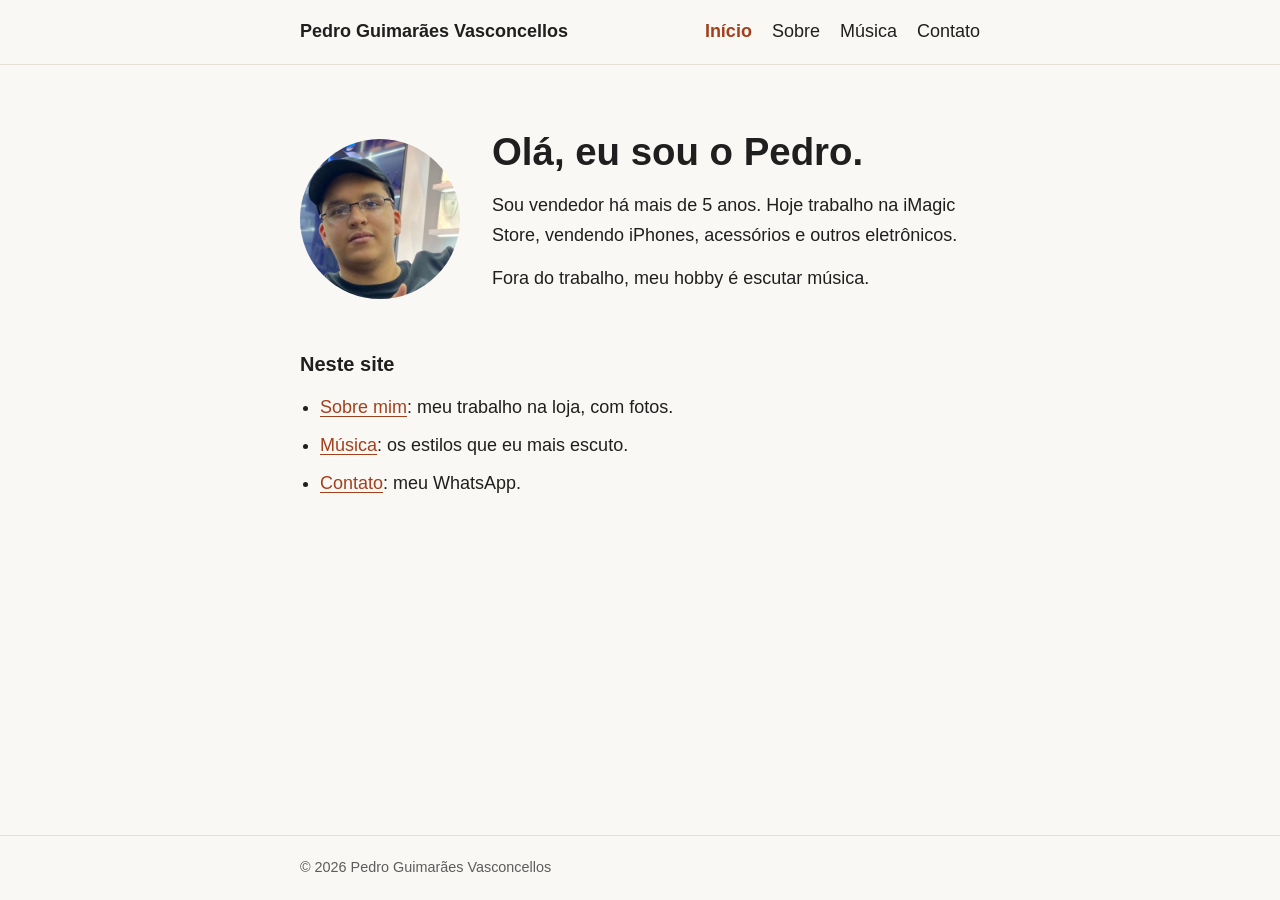
<file: index.html>
<!DOCTYPE html>
<html lang="pt-BR">
<head>
  <meta charset="UTF-8">
  <meta name="viewport" content="width=device-width, initial-scale=1.0">
  <meta name="description" content="Site pessoal de Pedro Guimarães Vasconcellos, vendedor de eletrônicos e tecnologia.">
  <title>Pedro Guimarães Vasconcellos</title>
  <link rel="icon" href="img/favicon.svg" type="image/svg+xml">
  <link rel="stylesheet" href="css/style.css">
  <link rel="stylesheet" href="css/responsive.css">
</head>
<body data-pagina="inicio">

  <header class="topo">
    <div class="container topo__conteudo">
      <a href="index.html" class="topo__nome">Pedro Guimarães Vasconcellos</a>
      <button class="menu-botao" id="menu-botao" type="button" aria-expanded="false" aria-controls="menu">Menu</button>
      <nav class="menu" id="menu" aria-label="Menu principal">
        <a href="index.html" data-link="inicio">Início</a>
        <a href="pages/sobre.html" data-link="sobre">Sobre</a>
        <a href="pages/musica.html" data-link="musica">Música</a>
        <a href="pages/contato.html" data-link="contato">Contato</a>
      </nav>
    </div>
  </header>

  <main class="container conteudo">
    <section class="intro">
      <img class="intro__foto" src="img/foto.jpg" alt="Foto de Pedro Guimarães Vasconcellos, de boné e óculos, na loja" width="160" height="160">
      <div>
        <h1>Olá, eu sou o Pedro.</h1>
        <p>Sou vendedor há mais de 5 anos. Hoje trabalho na iMagic Store, vendendo iPhones, acessórios e outros eletrônicos.</p>
        <p>Fora do trabalho, meu hobby é escutar música.</p>
      </div>
    </section>

    <section>
      <h2>Neste site</h2>
      <ul class="lista">
        <li><a href="pages/sobre.html">Sobre mim</a>: meu trabalho na loja, com fotos.</li>
        <li><a href="pages/musica.html">Música</a>: os estilos que eu mais escuto.</li>
        <li><a href="pages/contato.html">Contato</a>: meu WhatsApp.</li>
      </ul>
    </section>
  </main>

  <footer class="rodape">
    <div class="container">
      <p>&copy; <span id="ano">2026</span> Pedro Guimarães Vasconcellos</p>
    </div>
  </footer>

  <script src="js/main.js"></script>
</body>
</html>
</file>
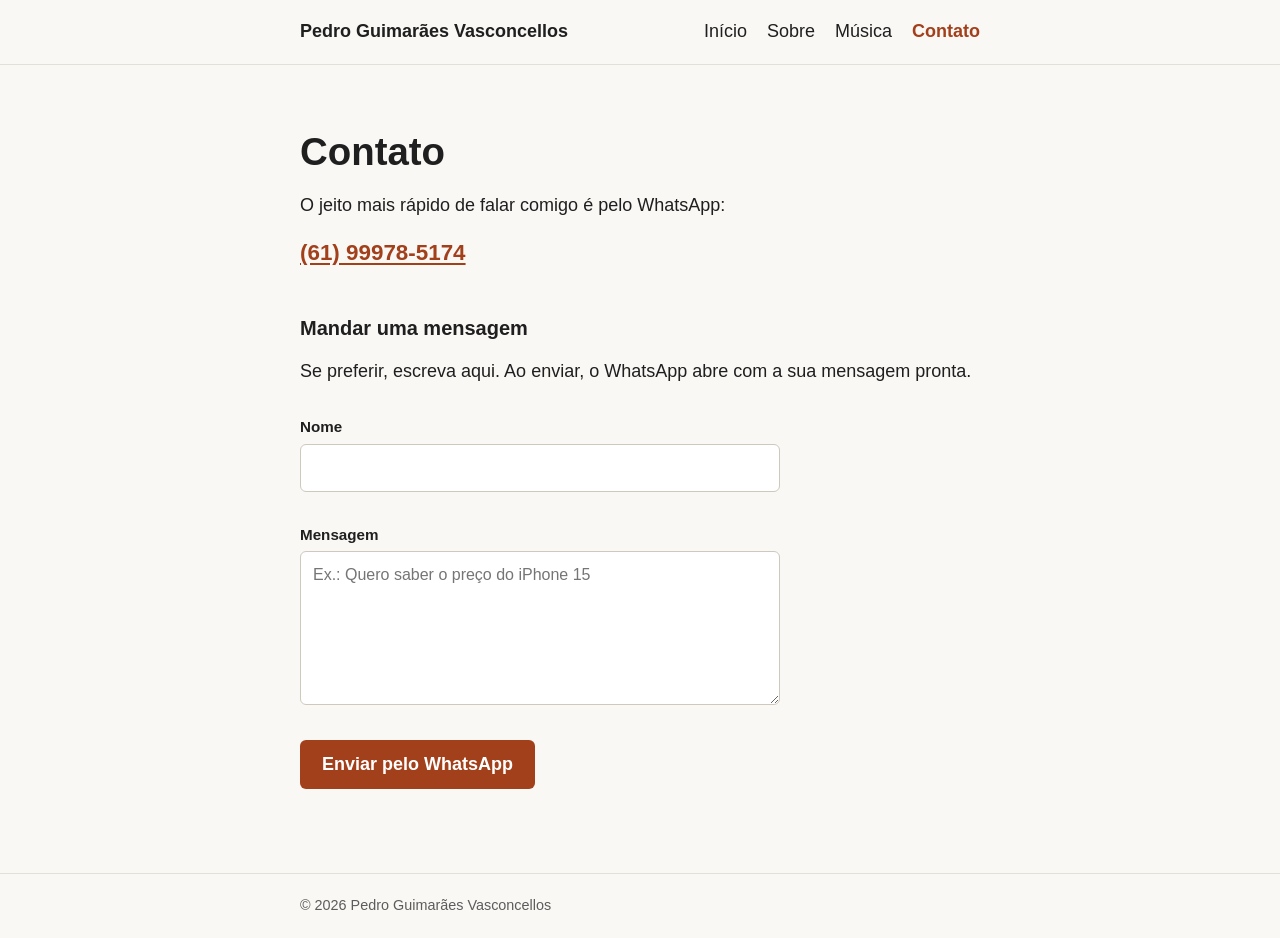
<file: pages/contato.html>
<!DOCTYPE html>
<html lang="pt-BR">
<head>
  <meta charset="UTF-8">
  <meta name="viewport" content="width=device-width, initial-scale=1.0">
  <meta name="description" content="Contato de Pedro Guimarães Vasconcellos.">
  <title>Contato | Pedro Guimarães Vasconcellos</title>
  <link rel="icon" href="../img/favicon.svg" type="image/svg+xml">
  <link rel="stylesheet" href="../css/style.css">
  <link rel="stylesheet" href="../css/responsive.css">
</head>
<body data-pagina="contato">

  <header class="topo">
    <div class="container topo__conteudo">
      <a href="../index.html" class="topo__nome">Pedro Guimarães Vasconcellos</a>
      <button class="menu-botao" id="menu-botao" type="button" aria-expanded="false" aria-controls="menu">Menu</button>
      <nav class="menu" id="menu" aria-label="Menu principal">
        <a href="../index.html" data-link="inicio">Início</a>
        <a href="sobre.html" data-link="sobre">Sobre</a>
        <a href="musica.html" data-link="musica">Música</a>
        <a href="contato.html" data-link="contato">Contato</a>
      </nav>
    </div>
  </header>

  <main class="container conteudo">
    <h1>Contato</h1>
    <p>O jeito mais rápido de falar comigo é pelo WhatsApp:</p>
    <p class="whatsapp">
      <a href="https://wa.me/5561999785174" target="_blank" rel="noopener">(61) 99978-5174</a>
    </p>

    <h2>Mandar uma mensagem</h2>
    <p>Se preferir, escreva aqui. Ao enviar, o WhatsApp abre com a sua mensagem pronta.</p>
    <form class="formulario" id="formulario" data-whatsapp="5561999785174" novalidate>
      <label for="nome">Nome</label>
      <input type="text" id="nome" name="nome" autocomplete="name">
      <span class="erro" id="erro-nome"></span>

      <label for="mensagem">Mensagem</label>
      <textarea id="mensagem" name="mensagem" rows="5" placeholder="Ex.: Quero saber o preço do iPhone 15"></textarea>
      <span class="erro" id="erro-mensagem"></span>

      <button type="submit">Enviar pelo WhatsApp</button>
      <p class="aviso" id="aviso" role="status"></p>
    </form>
  </main>

  <footer class="rodape">
    <div class="container">
      <p>&copy; <span id="ano">2026</span> Pedro Guimarães Vasconcellos</p>
    </div>
  </footer>

  <script src="../js/main.js"></script>
  <script src="../js/contato.js"></script>
</body>
</html>
</file>
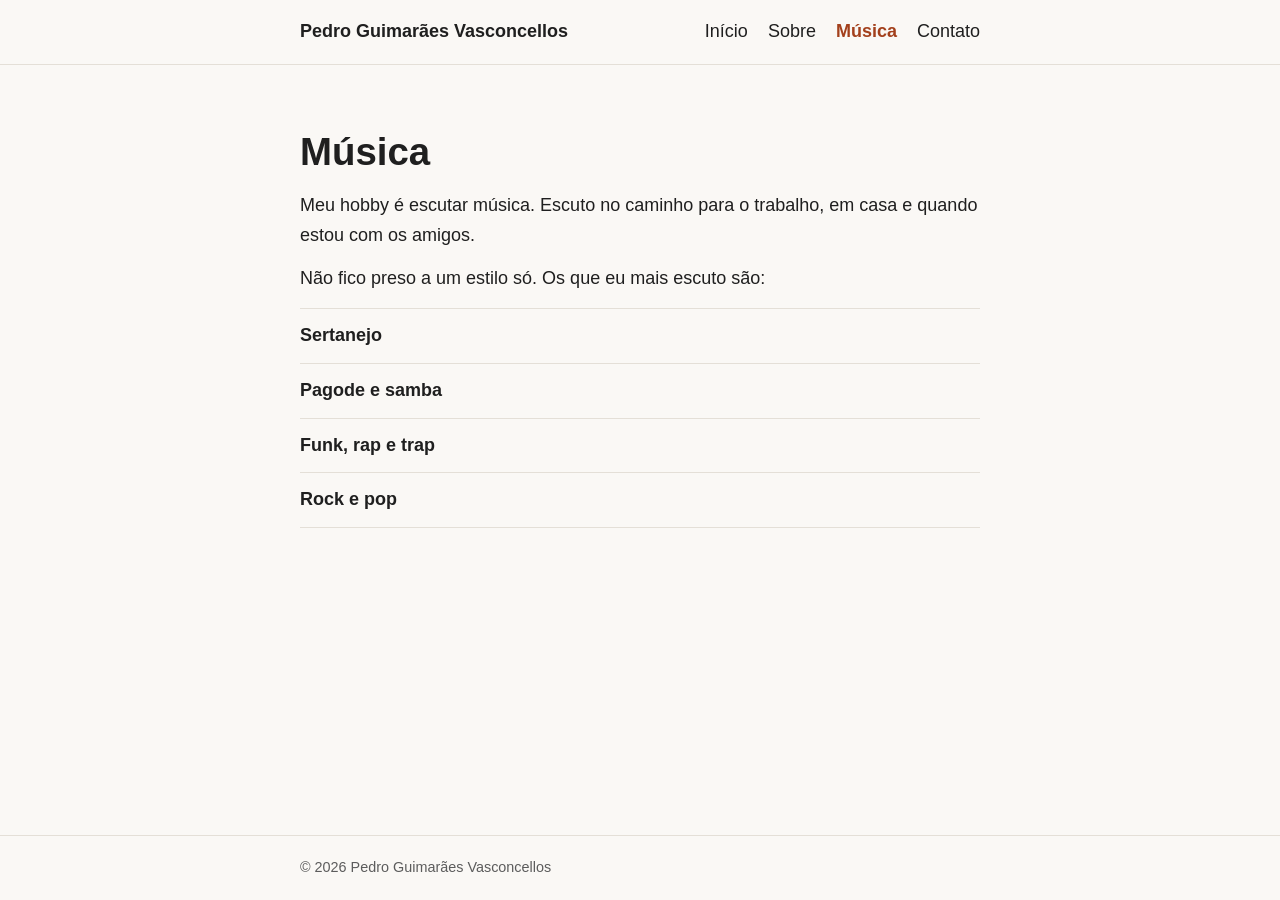
<file: pages/musica.html>
<!DOCTYPE html>
<html lang="pt-BR">
<head>
  <meta charset="UTF-8">
  <meta name="viewport" content="width=device-width, initial-scale=1.0">
  <meta name="description" content="Música, o hobby de Pedro Guimarães Vasconcellos.">
  <title>Música | Pedro Guimarães Vasconcellos</title>
  <link rel="icon" href="../img/favicon.svg" type="image/svg+xml">
  <link rel="stylesheet" href="../css/style.css">
  <link rel="stylesheet" href="../css/responsive.css">
</head>
<body data-pagina="musica">

  <header class="topo">
    <div class="container topo__conteudo">
      <a href="../index.html" class="topo__nome">Pedro Guimarães Vasconcellos</a>
      <button class="menu-botao" id="menu-botao" type="button" aria-expanded="false" aria-controls="menu">Menu</button>
      <nav class="menu" id="menu" aria-label="Menu principal">
        <a href="../index.html" data-link="inicio">Início</a>
        <a href="sobre.html" data-link="sobre">Sobre</a>
        <a href="musica.html" data-link="musica">Música</a>
        <a href="contato.html" data-link="contato">Contato</a>
      </nav>
    </div>
  </header>

  <main class="container conteudo">
    <h1>Música</h1>
    <p>
      Meu hobby é escutar música. Escuto no caminho para o trabalho, em casa
      e quando estou com os amigos.
    </p>
    <p>Não fico preso a um estilo só. Os que eu mais escuto são:</p>

    <ul class="generos">
      <li>Sertanejo</li>
      <li>Pagode e samba</li>
      <li>Funk, rap e trap</li>
      <li>Rock e pop</li>
    </ul>
  </main>

  <footer class="rodape">
    <div class="container">
      <p>&copy; <span id="ano">2026</span> Pedro Guimarães Vasconcellos</p>
    </div>
  </footer>

  <script src="../js/main.js"></script>
</body>
</html>
</file>
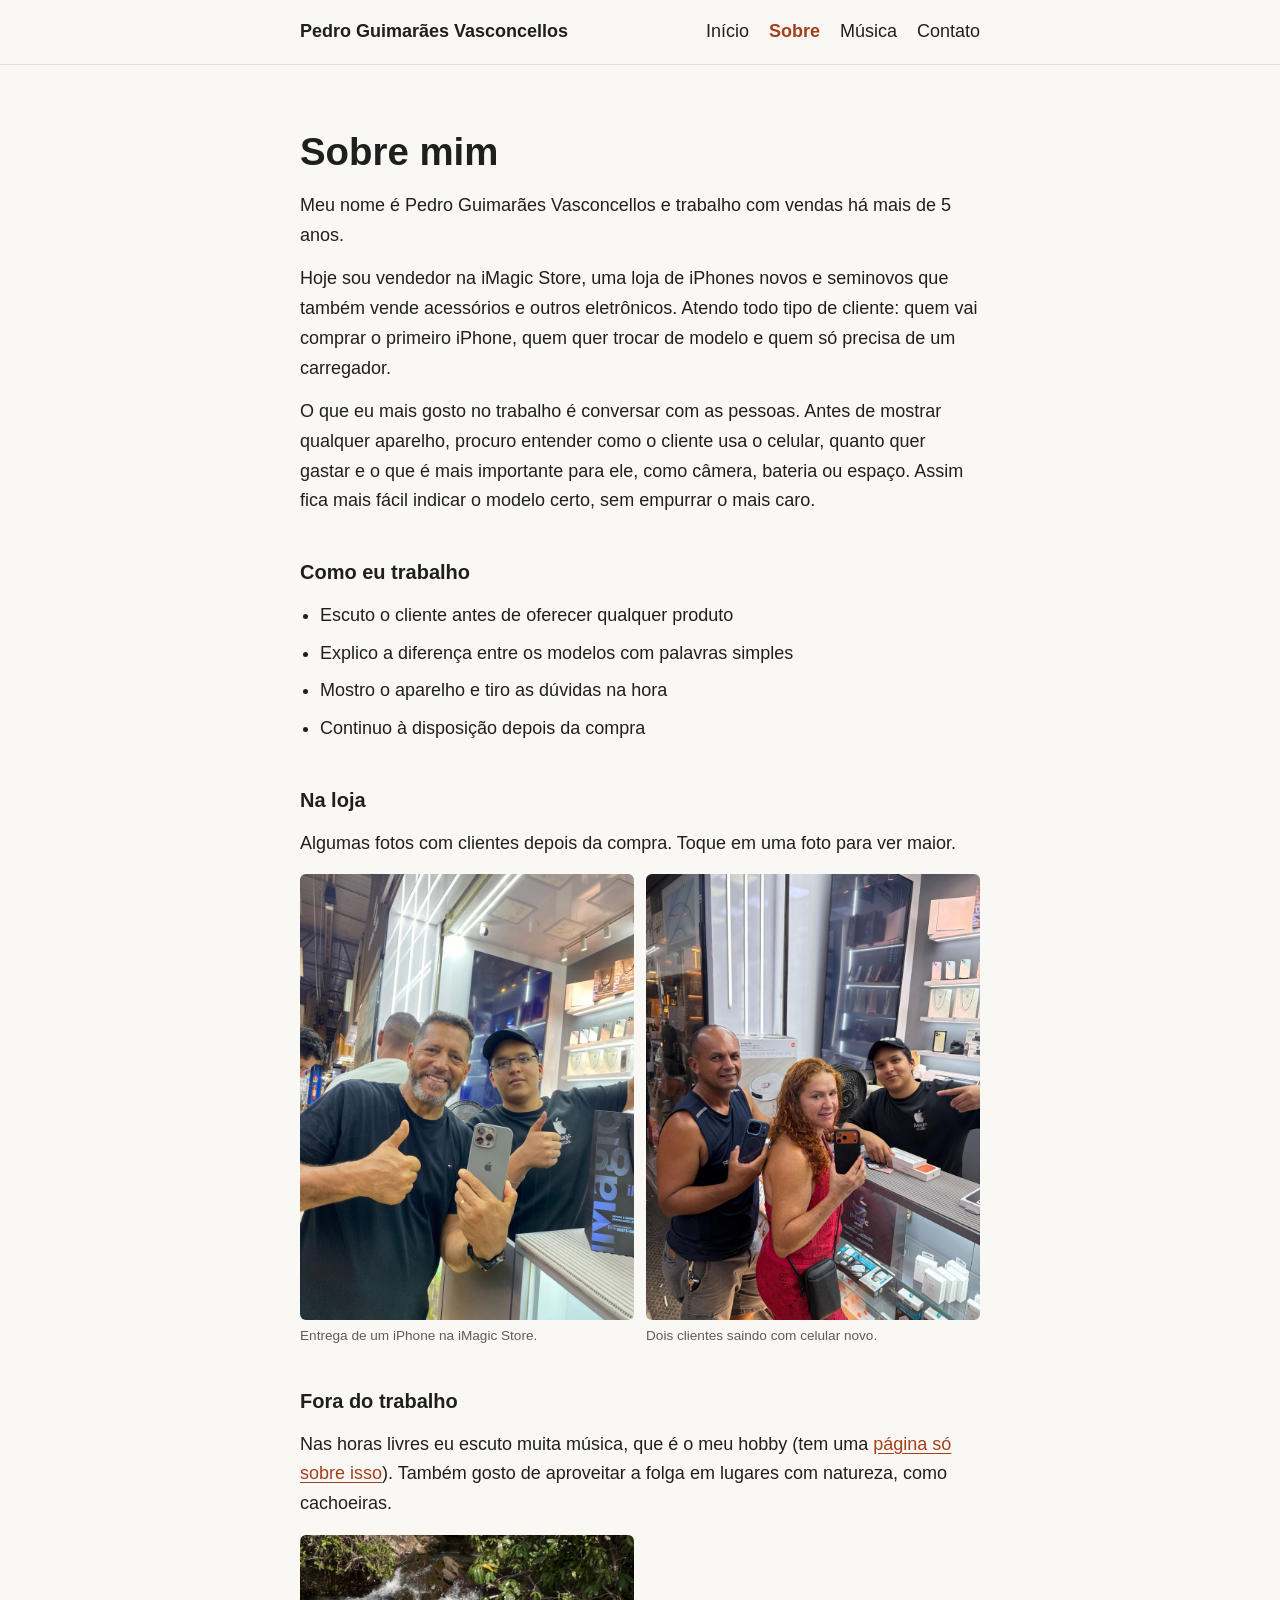
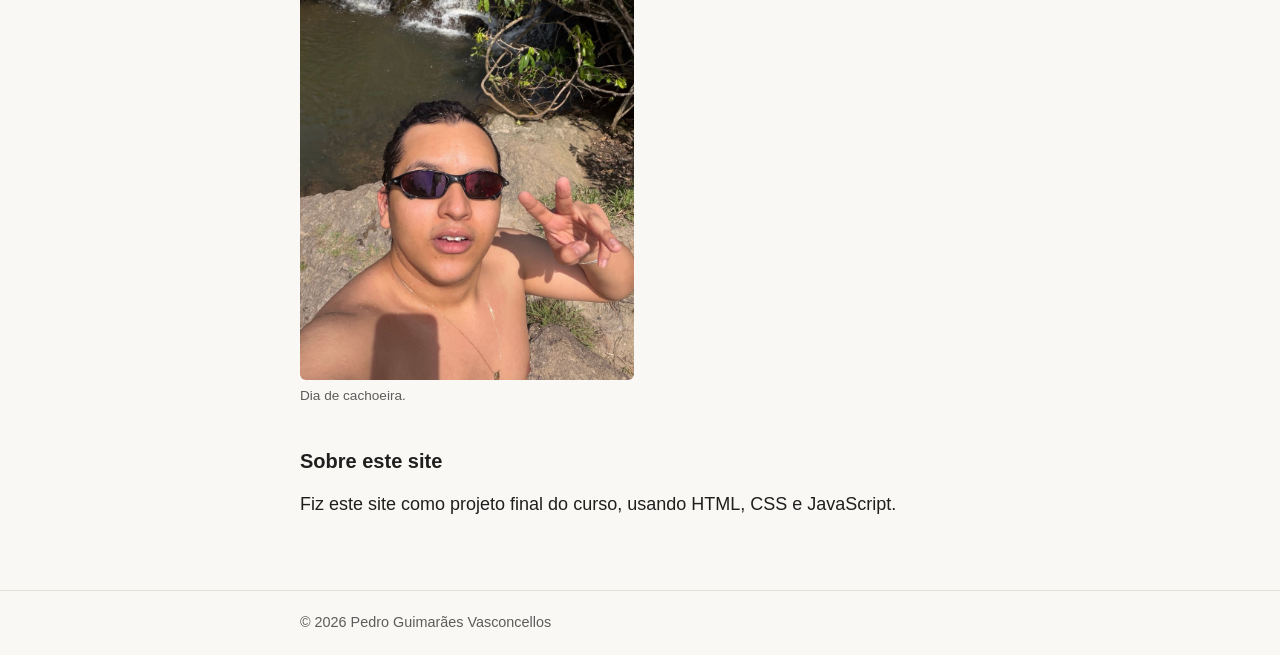
<file: pages/sobre.html>
<!DOCTYPE html>
<html lang="pt-BR">
<head>
  <meta charset="UTF-8">
  <meta name="viewport" content="width=device-width, initial-scale=1.0">
  <meta name="description" content="Sobre Pedro Guimarães Vasconcellos, vendedor na iMagic Store.">
  <title>Sobre | Pedro Guimarães Vasconcellos</title>
  <link rel="icon" href="../img/favicon.svg" type="image/svg+xml">
  <link rel="stylesheet" href="../css/style.css">
  <link rel="stylesheet" href="../css/responsive.css">
</head>
<body data-pagina="sobre">

  <header class="topo">
    <div class="container topo__conteudo">
      <a href="../index.html" class="topo__nome">Pedro Guimarães Vasconcellos</a>
      <button class="menu-botao" id="menu-botao" type="button" aria-expanded="false" aria-controls="menu">Menu</button>
      <nav class="menu" id="menu" aria-label="Menu principal">
        <a href="../index.html" data-link="inicio">Início</a>
        <a href="sobre.html" data-link="sobre">Sobre</a>
        <a href="musica.html" data-link="musica">Música</a>
        <a href="contato.html" data-link="contato">Contato</a>
      </nav>
    </div>
  </header>

  <main class="container conteudo">
    <h1>Sobre mim</h1>
    <p>Meu nome é Pedro Guimarães Vasconcellos e trabalho com vendas há mais de 5 anos.</p>
    <p>
      Hoje sou vendedor na iMagic Store, uma loja de iPhones novos e seminovos que também vende
      acessórios e outros eletrônicos. Atendo todo tipo de cliente: quem vai comprar o primeiro
      iPhone, quem quer trocar de modelo e quem só precisa de um carregador.
    </p>
    <p>
      O que eu mais gosto no trabalho é conversar com as pessoas. Antes de mostrar qualquer aparelho,
      procuro entender como o cliente usa o celular, quanto quer gastar e o que é mais importante
      para ele, como câmera, bateria ou espaço. Assim fica mais fácil indicar o modelo certo,
      sem empurrar o mais caro.
    </p>

    <h2>Como eu trabalho</h2>
    <ul class="lista">
      <li>Escuto o cliente antes de oferecer qualquer produto</li>
      <li>Explico a diferença entre os modelos com palavras simples</li>
      <li>Mostro o aparelho e tiro as dúvidas na hora</li>
      <li>Continuo à disposição depois da compra</li>
    </ul>

    <h2>Na loja</h2>
    <p>Algumas fotos com clientes depois da compra. Toque em uma foto para ver maior.</p>
    <div class="galeria">
      <figure>
        <a href="../img/fotos/loja-cliente-1.jpg">
          <img src="../img/fotos/loja-cliente-1.jpg" alt="Pedro, de boné e óculos, fazendo joinha ao lado de um cliente que segura um iPhone novo" width="900" height="1200" loading="lazy">
        </a>
        <figcaption>Entrega de um iPhone na iMagic Store.</figcaption>
      </figure>
      <figure>
        <a href="../img/fotos/loja-cliente-2.jpg">
          <img src="../img/fotos/loja-cliente-2.jpg" alt="Pedro atrás do balcão com um casal de clientes, cada um segurando seu celular novo" width="900" height="1200" loading="lazy">
        </a>
        <figcaption>Dois clientes saindo com celular novo.</figcaption>
      </figure>
    </div>

    <h2>Fora do trabalho</h2>
    <p>
      Nas horas livres eu escuto muita música, que é o meu hobby (tem uma
      <a href="musica.html">página só sobre isso</a>). Também gosto de aproveitar a folga
      em lugares com natureza, como cachoeiras.
    </p>
    <div class="galeria">
      <figure>
        <a href="../img/fotos/cachoeira.jpg">
          <img src="../img/fotos/cachoeira.jpg" alt="Selfie de Pedro de óculos escuros em frente a uma cachoeira" width="900" height="1200" loading="lazy">
        </a>
        <figcaption>Dia de cachoeira.</figcaption>
      </figure>
    </div>

    <h2>Sobre este site</h2>
    <p>Fiz este site como projeto final do curso, usando HTML, CSS e JavaScript.</p>
  </main>

  <footer class="rodape">
    <div class="container">
      <p>&copy; <span id="ano">2026</span> Pedro Guimarães Vasconcellos</p>
    </div>
  </footer>

  <!-- Janela para ver a foto em tamanho maior (aberta pelo js/fotos.js) -->
  <dialog class="foto-ampliada" id="foto-ampliada">
    <button type="button" class="foto-ampliada__fechar" aria-label="Fechar foto">Fechar</button>
    <img alt="">
    <p></p>
  </dialog>

  <script src="../js/main.js"></script>
  <script src="../js/fotos.js"></script>
</body>
</html>
</file>
<file: css/style.css>
/* Estilos principais do site.
   Feitos primeiro para celular; os ajustes para telas maiores
   ficam em responsive.css. */

:root {
  --fundo: #faf8f5;
  --texto: #1f1f1f;
  --texto-suave: #5c5c5c;
  --linha: #e4dfd7;
  --destaque: #a3401c;
}

* {
  box-sizing: border-box;
  margin: 0;
  padding: 0;
}

body {
  display: flex;
  flex-direction: column;
  min-height: 100vh;
  background: var(--fundo);
  color: var(--texto);
  font-family: -apple-system, BlinkMacSystemFont, "Segoe UI", Roboto, Helvetica, Arial, sans-serif;
  font-size: 17px;
  line-height: 1.65;
}

a {
  color: var(--destaque);
  text-underline-offset: 3px;
}

a:hover {
  text-decoration-thickness: 2px;
}

img {
  display: block;
  max-width: 100%;
  height: auto;
}

h1 {
  margin-bottom: 16px;
  font-size: 2rem;
  line-height: 1.2;
}

h2 {
  margin: 40px 0 12px;
  font-size: 1.25rem;
}

p {
  margin-bottom: 14px;
}

.container {
  width: 100%;
  max-width: 720px;
  margin: 0 auto;
  padding: 0 20px;
}


/* Topo e menu */
.topo {
  position: relative;
  border-bottom: 1px solid var(--linha);
}

.topo__conteudo {
  display: flex;
  align-items: center;
  justify-content: space-between;
  gap: 12px;
  min-height: 64px;
}

.topo__nome {
  color: var(--texto);
  font-weight: 700;
  text-decoration: none;
}

.menu-botao {
  padding: 6px 12px;
  border: 1px solid var(--linha);
  border-radius: 6px;
  background: none;
  color: var(--texto);
  font: inherit;
  font-size: 0.95rem;
  cursor: pointer;
}

/* No celular o menu fica escondido até tocar em "Menu" */
.menu {
  display: none;
  position: absolute;
  top: 100%;
  left: 0;
  right: 0;
  z-index: 10;
  padding: 4px 20px 12px;
  border-bottom: 1px solid var(--linha);
  background: var(--fundo);
}

.menu.aberto {
  display: block;
}

.menu a {
  display: block;
  padding: 10px 0;
  border-bottom: 1px solid var(--linha);
  color: var(--texto);
  text-decoration: none;
}

.menu a:last-child {
  border-bottom: none;
}

.menu a[aria-current="page"] {
  color: var(--destaque);
  font-weight: 600;
}


/* Conteúdo */
.conteudo {
  flex: 1;
  padding-top: 40px;
  padding-bottom: 56px;
}

.intro__foto {
  width: 120px;
  height: 120px;
  margin-bottom: 20px;
  border-radius: 50%;
}

.lista {
  padding-left: 20px;
}

.lista li {
  margin-bottom: 8px;
}

.generos {
  margin-top: 8px;
  border-top: 1px solid var(--linha);
  list-style: none;
}

.generos li {
  padding: 12px 0;
  border-bottom: 1px solid var(--linha);
  font-weight: 600;
}


.whatsapp {
  font-size: 1.4rem;
  font-weight: 700;
}

/* Fotos da página Sobre */
.galeria {
  display: grid;
  grid-template-columns: 1fr 1fr;
  gap: 12px;
  margin: 16px 0 8px;
}

.galeria figure {
  margin: 0;
}

.galeria a {
  display: block;
  cursor: zoom-in;
}

.galeria img {
  width: 100%;
  aspect-ratio: 3 / 4;
  object-fit: cover;
  border-radius: 6px;
}

.galeria figcaption {
  margin-top: 6px;
  color: var(--texto-suave);
  font-size: 0.85rem;
  line-height: 1.4;
}

/* Janela com a foto ampliada */
.foto-ampliada {
  max-width: 94vw;
  max-height: 94vh;
  margin: auto;
  padding: 0;
  border: none;
  background: transparent;
}

.foto-ampliada::backdrop {
  background: rgba(0, 0, 0, 0.85);
}

.foto-ampliada img {
  width: auto;
  max-width: 94vw;
  max-height: 82vh;
  margin: 0 auto;
  border-radius: 6px;
}

.foto-ampliada p {
  margin: 8px 0 0;
  color: #fff;
  font-size: 0.95rem;
  text-align: center;
}

.foto-ampliada__fechar {
  display: block;
  margin: 0 0 8px auto;
  padding: 6px 12px;
  border: 1px solid rgba(255, 255, 255, 0.5);
  border-radius: 6px;
  background: none;
  color: #fff;
  font: inherit;
  font-size: 0.9rem;
  cursor: pointer;
}


/* Formulário de contato */
.formulario {
  display: flex;
  flex-direction: column;
  max-width: 480px;
}

.formulario label {
  margin: 14px 0 4px;
  font-size: 0.95rem;
  font-weight: 600;
}

.formulario input,
.formulario textarea {
  padding: 10px 12px;
  border: 1px solid #cfc8bd;
  border-radius: 6px;
  background: #fff;
  color: var(--texto);
  font: inherit;
  font-size: 1rem; /* 16px ou mais evita zoom automático no iPhone */
}

.formulario textarea {
  resize: vertical;
}

.formulario input:focus,
.formulario textarea:focus {
  border-color: var(--destaque);
  outline: 2px solid var(--destaque);
  outline-offset: 1px;
}

.formulario .invalido {
  border-color: #b91c1c;
}

.erro {
  min-height: 1.2em;
  color: #b91c1c;
  font-size: 0.85rem;
}

.formulario button {
  align-self: flex-start;
  margin-top: 18px;
  padding: 10px 22px;
  border: none;
  border-radius: 6px;
  background: var(--destaque);
  color: #fff;
  font: inherit;
  font-weight: 600;
  cursor: pointer;
}

.formulario button:hover {
  background: #86320f;
}

.aviso {
  margin-top: 14px;
  font-size: 0.95rem;
}


/* Rodapé */
.rodape {
  padding: 20px 0;
  border-top: 1px solid var(--linha);
  color: var(--texto-suave);
  font-size: 0.9rem;
}

.rodape p {
  margin: 0;
}
</file>
<file: css/responsive.css>
/* Ajustes para telas maiores (tablet e computador).
   No celular vale só o style.css. */

@media (min-width: 700px) {
  body {
    font-size: 18px;
  }

  h1 {
    font-size: 2.4rem;
  }

  .conteudo {
    padding-top: 64px;
  }

  /* O botão "Menu" some e os links ficam lado a lado */
  .menu-botao {
    display: none;
  }

  .menu {
    display: flex;
    position: static;
    gap: 20px;
    padding: 0;
    border: none;
    background: none;
  }

  .menu a {
    padding: 0;
    border: none;
  }

  .menu a:hover {
    color: var(--destaque);
  }

  /* Na página inicial, foto ao lado do texto */
  .intro {
    display: flex;
    align-items: center;
    gap: 32px;
  }

  .intro__foto {
    flex-shrink: 0;
    width: 160px;
    height: 160px;
    margin-bottom: 0;
  }
}
</file>
